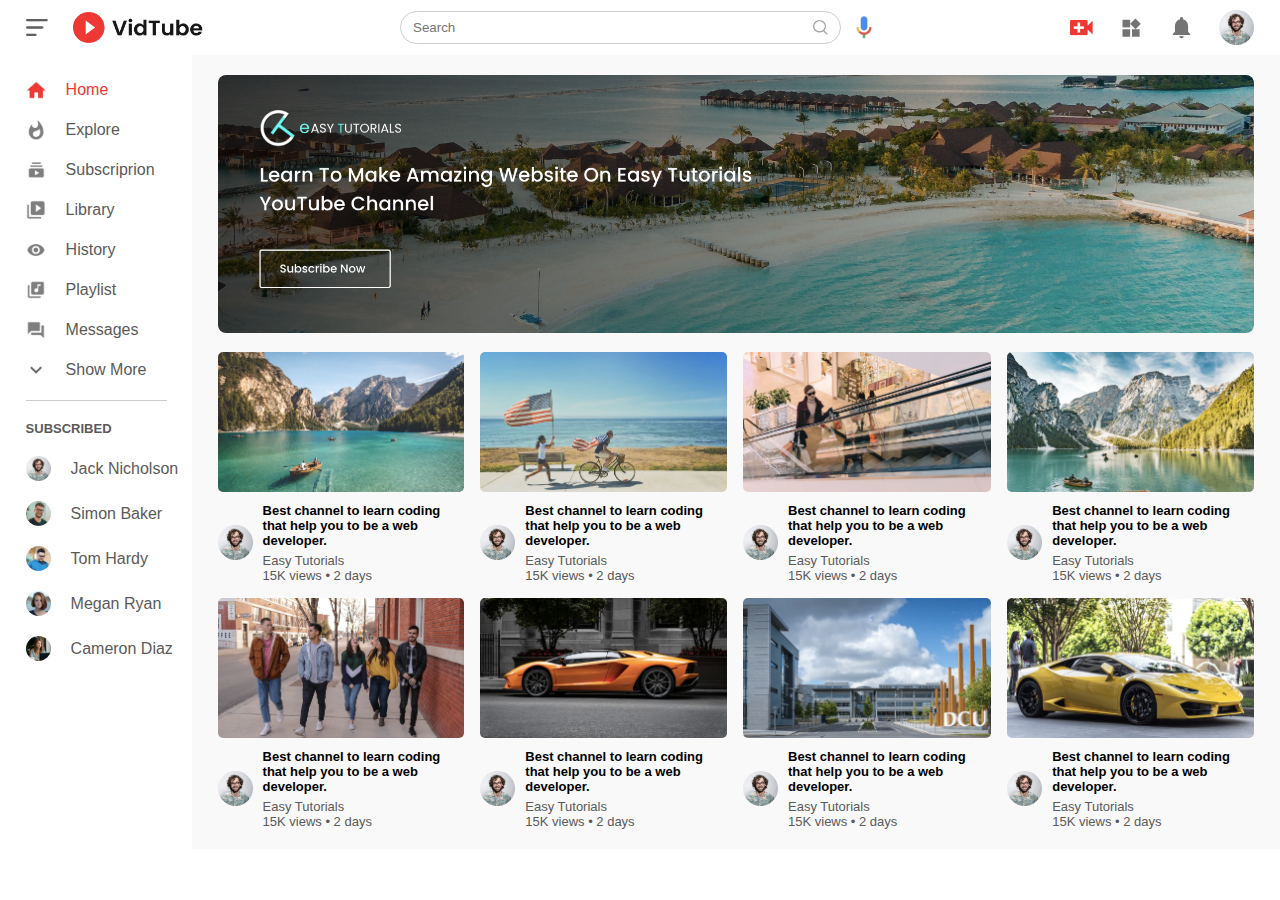
<file: Youtube/index.html>
<!DOCTYPE html>
<html lang="en">
<head>
    <meta charset="UTF-8">
    <meta http-equiv="X-UA-Compatible" content="IE=edge">
    <meta name="viewport" content="width=device-width, initial-scale=1.0">
    <title>Youtube</title>
    <link rel="stylesheet" href="style.css">
    
</head>
<body>
    
    <nav class="flex-div">
        <div class="nav-left flex-div">
            <img src="images/menu.png" alt="" class="menu-icon">
            <img src="images/logo.png" alt="" class="logo">
        </div>

        <div class="nav-middle flex-div">
            <div class="search-box flex-div">
                <input type="text" placeholder="Search">
                <img src="images/search.png" alt="">
            </div>
            <img src="images/voice-search.png" alt="" class="mic-icon">
        </div>

        <div class="nav-right flex-div">
            <img src="images/upload.png" alt="">
            <img src="images/more.png" alt="">
            <img src="images/notification.png" alt="">
            <img src="images/Jack.png" alt="" class="user-icon">
        </div>
    </nav>

    <!-- ---------------sidebar---------------- -->
 
    <div class="sidebar">
        <div class="shortcut-links">
            <a href=""><img src="images/home.png" alt=""><p>Home</p></a>
            <a href=""><img src="images/explore.png" alt=""><p>Explore</p></a>
            <a href=""><img src="images/subscriprion.png" alt=""><p>Subscriprion</p></a>
            <a href=""><img src="images/library.png" alt=""><p>Library</p></a>
            <a href=""><img src="images/history.png" alt=""><p>History</p></a>
            <a href=""><img src="images/playlist.png" alt=""><p>Playlist</p></a>
            <a href=""><img src="images/messages.png" alt=""><p>Messages</p></a>
            <a href=""><img src="images/show-more.png" alt=""><p>Show More</p></a>

            <hr>
         </div>

         <div class="subscribed-list">
            <h3>SUBSCRIBED</h3>
            <a href=""><img src="images/Jack.png" alt=""><p>Jack Nicholson</p></a>
            <a href=""><img src="images/simon.png" alt=""><p>Simon Baker</p></a>
            <a href=""><img src="images/tom.png" alt=""><p>Tom Hardy</p></a>
            <a href=""><img src="images/megan.png" alt=""><p>Megan Ryan</p></a>
            <a href=""><img src="images/cameron.png" alt=""><p>Cameron Diaz</p></a>
         </div>
    </div>


    <!-- -------------------main ----------------- -->

    <div class="container">
        <div class="banner">
            <img src="images/banner.png" alt="">
        </div>

        <div class="list-container">
            <div class="vid-list">
                <a href="play-video.html"><img src="images/thumbnail1.png" alt="" class="thumbnail"></a>
                
                <div class="flex-div">
                    <img src="images/Jack.png" alt="">
                    <div class="vid-info">
                        <a href="play-video.html">Best channel to learn coding that help you to be a web developer.</a>
                        <p>Easy Tutorials</p>
                        <p>15K views &bull; 2 days</p>
                    </div>
                </div>
            </div>
            <div class="vid-list">
                <a href=""><img src="images/thumbnail2.png" alt="" class="thumbnail"></a>
                
                <div class="flex-div">
                    <img src="images/Jack.png" alt="">
                    <div class="vid-info">
                        <a href="">Best channel to learn coding that help you to be a web developer.</a>
                        <p>Easy Tutorials</p>
                        <p>15K views &bull; 2 days</p>
                    </div>
                </div>
            </div>
            <div class="vid-list">
                <a href=""><img src="images/thumbnail3.png" alt="" class="thumbnail"></a>
                
                <div class="flex-div">
                    <img src="images/Jack.png" alt="">
                    <div class="vid-info">
                        <a href="">Best channel to learn coding that help you to be a web developer.</a>
                        <p>Easy Tutorials</p>
                        <p>15K views &bull; 2 days</p>
                    </div>
                </div>
            </div>
            <div class="vid-list">
                <a href=""><img src="images/thumbnail4.png" alt="" class="thumbnail"></a>
                
                <div class="flex-div">
                    <img src="images/Jack.png" alt="">
                    <div class="vid-info">
                        <a href="">Best channel to learn coding that help you to be a web developer.</a>
                        <p>Easy Tutorials</p>
                        <p>15K views &bull; 2 days</p>
                    </div>
                </div>
            </div>
        </div>

        <div class="list-container">
            <div class="vid-list">
                <a href=""><img src="images/thumbnail5.png" alt="" class="thumbnail"></a>
                
                <div class="flex-div">
                    <img src="images/Jack.png" alt="">
                    <div class="vid-info">
                        <a href="">Best channel to learn coding that help you to be a web developer.</a>
                        <p>Easy Tutorials</p>
                        <p>15K views &bull; 2 days</p>
                    </div>
                </div>
            </div>
            <div class="vid-list">
                <a href=""><img src="images/thumbnail6.png" alt="" class="thumbnail"></a>
                
                <div class="flex-div">
                    <img src="images/Jack.png" alt="">
                    <div class="vid-info">
                        <a href="">Best channel to learn coding that help you to be a web developer.</a>
                        <p>Easy Tutorials</p>
                        <p>15K views &bull; 2 days</p>
                    </div>
                </div>
            </div>
            <div class="vid-list">
                <a href=""><img src="images/thumbnail7.png" alt="" class="thumbnail"></a>
                
                <div class="flex-div">
                    <img src="images/Jack.png" alt="">
                    <div class="vid-info">
                        <a href="">Best channel to learn coding that help you to be a web developer.</a>
                        <p>Easy Tutorials</p>
                        <p>15K views &bull; 2 days</p>
                    </div>
                </div>
            </div>
            <div class="vid-list">
                <a href=""><img src="images/thumbnail8.png" alt="" class="thumbnail"></a>
                
                <div class="flex-div">
                    <img src="images/Jack.png" alt="">
                    <div class="vid-info">
                        <a href="">Best channel to learn coding that help you to be a web developer.</a>
                        <p>Easy Tutorials</p>
                        <p>15K views &bull; 2 days</p>
                    </div>
                </div>
            </div>
        </div>
    </div>
    <script src="script.js"></script>
</body>
</html>
</file>
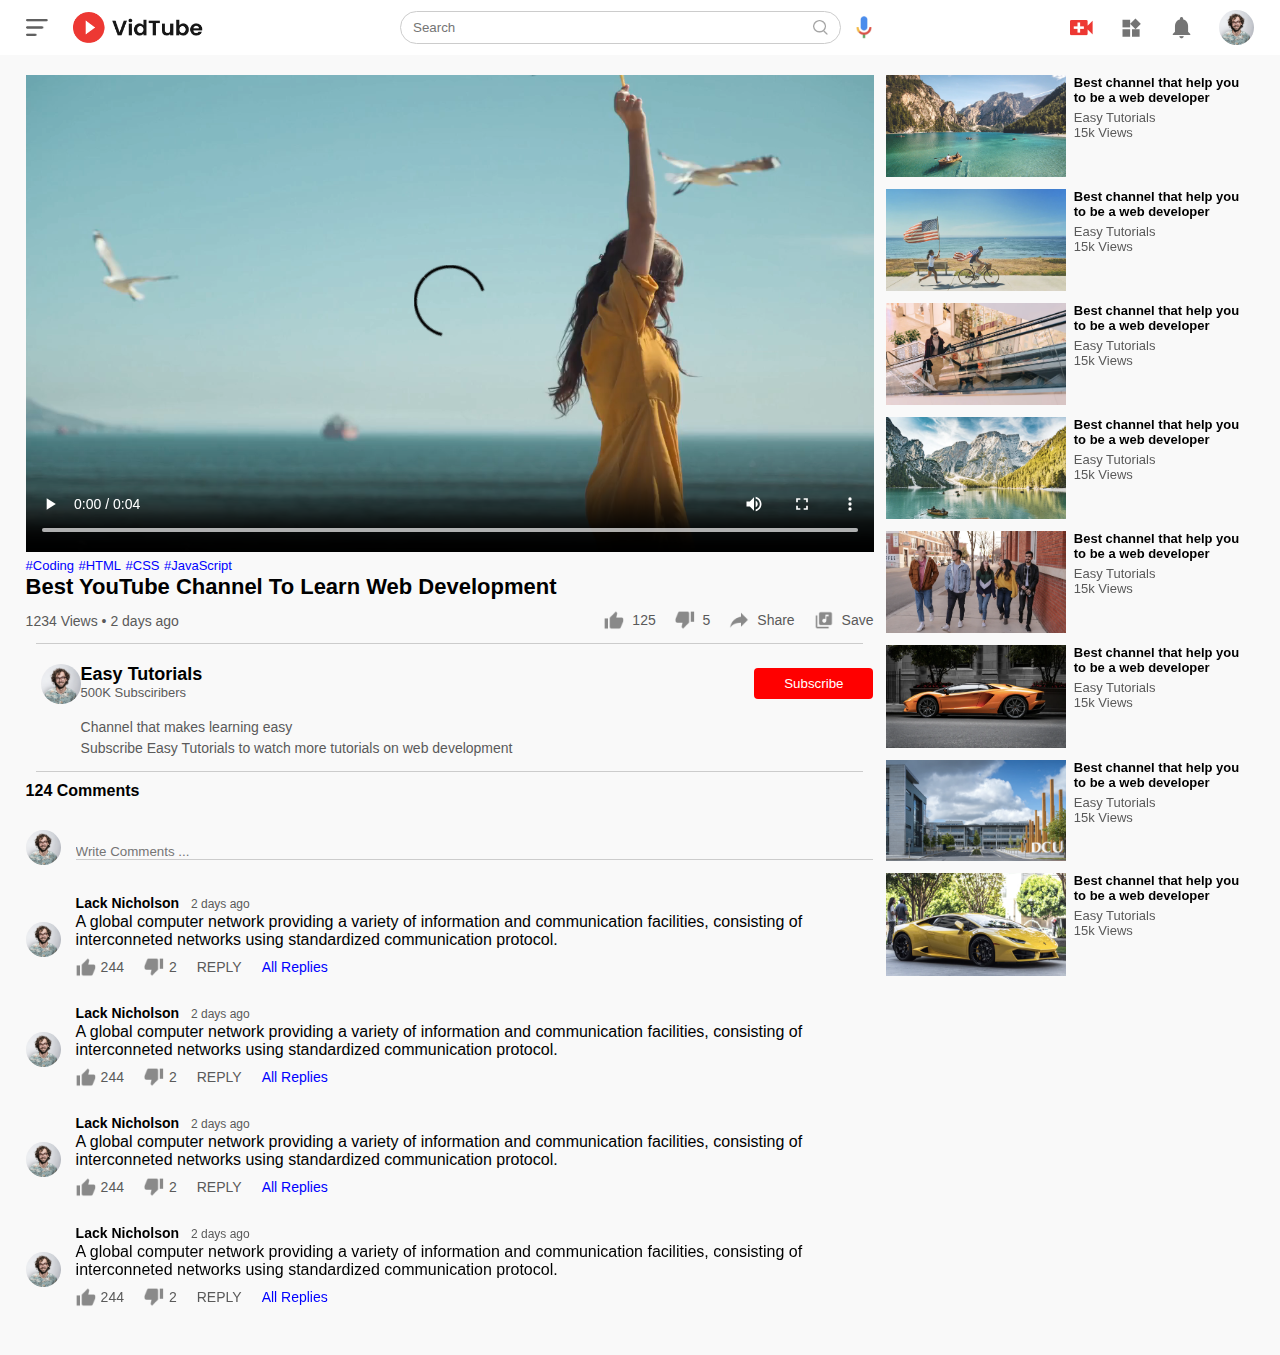
<file: Youtube/play-video.html>
<!DOCTYPE html>
<html lang="en">
<head>
    <meta charset="UTF-8">
    <meta http-equiv="X-UA-Compatible" content="IE=edge">
    <meta name="viewport" content="width=device-width, initial-scale=1.0">
    <title>Youtube</title>

    <link rel="stylesheet" href="style.css">
</head>
<body>

    <nav class="flex-div">
        <div class="nav-left flex-div">
            <img src="images/menu.png" alt="" class="menu-icon">
            <img src="images/logo.png" alt="" class="logo">
        </div>

        <div class="nav-middle flex-div">
            <div class="search-box flex-div">
                <input type="text" placeholder="Search">
                <img src="images/search.png" alt="">
            </div>
            <img src="images/voice-search.png" alt="" class="mic-icon">
        </div>

        <div class="nav-right flex-div">
            <img src="images/upload.png" alt="">
            <img src="images/more.png" alt="">
            <img src="images/notification.png" alt="">
            <img src="images/Jack.png" alt="" class="user-icon">
        </div>
    </nav>


    <div class="container play-container">
        <div class="row">
            <div class="play-video">
                <video controls autoplay>
                    <source src="images/video.mp4" type="video/mp4">
                </video>

                <div class="tags">
                    <a href="">#Coding</a> <a href="">#HTML</a> <a href="">#CSS</a> <a href="">#JavaScript</a>
                </div>

                <h3>Best YouTube Channel To Learn Web Development</h3>
                <div class="play-video-info">
                    <p>1234 Views &bull; 2 days ago</p>
                    <div>
                        <a href=""><img src="images/like.png" alt="">125</a>
                        <a href=""><img src="images/dislike.png" alt="">5</a>
                        <a href=""><img src="images/share.png" alt="">Share</a>
                        <a href=""><img src="images/save.png" alt="">Save</a>
                    </div>
                </div>

                <hr>

                <div class="plublisher">
                    <img src="images/Jack.png" alt="">
                    <div>
                        <p>Easy Tutorials</p>
                        <span>500K Subsciribers</span>
                    </div>
                    <button type="button">Subscribe</button>
                </div> 

                <div class="vid-description">
                    <p>Channel that makes learning easy</p>
                    <p>Subscribe Easy Tutorials to watch more tutorials on web development</p>
                </div>
                <hr>
                <h4>124 Comments</h4>

                <div class="add-comment">
                    <img src="images/Jack.png" alt="">
                    <input type="text" placeholder="Write Comments ...">
                </div>

                <div class="old-comment">
                    <img src="images/Jack.png" alt="">
                    <div>
                        <h3>Lack Nicholson <span>2 days ago</span></h3>
                        <p>A global computer network providing a variety of information and communication facilities, consisting of interconneted networks using standardized communication protocol.</p>
                        <div class="acomment-action">
                            <img src="images/like.png" alt="">
                            <span>244</span>
                            <img src="images/dislike.png" alt="">
                            <span>2</span>
                            <span>REPLY</span>
                            <a href="">All Replies</a>
                        </div>
                    </div>
                </div>

                <div class="old-comment">
                    <img src="images/Jack.png" alt="">
                    <div>
                        <h3>Lack Nicholson <span>2 days ago</span></h3>
                        <p>A global computer network providing a variety of information and communication facilities, consisting of interconneted networks using standardized communication protocol.</p>
                        <div class="acomment-action">
                            <img src="images/like.png" alt="">
                            <span>244</span>
                            <img src="images/dislike.png" alt="">
                            <span>2</span>
                            <span>REPLY</span>
                            <a href="">All Replies</a>
                        </div>
                    </div>
                </div>

                <div class="old-comment">
                    <img src="images/Jack.png" alt="">
                    <div>
                        <h3>Lack Nicholson <span>2 days ago</span></h3>
                        <p>A global computer network providing a variety of information and communication facilities, consisting of interconneted networks using standardized communication protocol.</p>
                        <div class="acomment-action">
                            <img src="images/like.png" alt="">
                            <span>244</span>
                            <img src="images/dislike.png" alt="">
                            <span>2</span>
                            <span>REPLY</span>
                            <a href="">All Replies</a>
                        </div>
                    </div>
                </div>

                <div class="old-comment">
                    <img src="images/Jack.png" alt="">
                    <div>
                        <h3>Lack Nicholson <span>2 days ago</span></h3>
                        <p>A global computer network providing a variety of information and communication facilities, consisting of interconneted networks using standardized communication protocol.</p>
                        <div class="acomment-action">
                            <img src="images/like.png" alt="">
                            <span>244</span>
                            <img src="images/dislike.png" alt="">
                            <span>2</span>
                            <span>REPLY</span>
                            <a href="">All Replies</a>
                        </div>
                    </div>
                </div>
            </div>

            <div class="right-sidebar">

                <div class="side-video-list">
                    <a href="" class="small-thumbnail"><img src="images/thumbnail1.png"></a>
                    
                    <div class="vid-info">
                        <a href="">Best channel that help you to be a web developer</a>
                        <p>Easy Tutorials</p>
                        <p>15k Views</p>
                    </div>
                </div>

                <div class="side-video-list">
                    <a href="" class="small-thumbnail"><img src="images/thumbnail2.png"></a>
                    
                    <div class="vid-info">
                        <a href="">Best channel that help you to be a web developer</a>
                        <p>Easy Tutorials</p>
                        <p>15k Views</p>
                    </div>
                </div>

                <div class="side-video-list">
                    <a href="" class="small-thumbnail"><img src="images/thumbnail3.png"></a>
                    
                    <div class="vid-info">
                        <a href="">Best channel that help you to be a web developer</a>
                        <p>Easy Tutorials</p>
                        <p>15k Views</p>
                    </div>
                </div>

                <div class="side-video-list">
                    <a href="" class="small-thumbnail"><img src="images/thumbnail4.png"></a>
                    
                    <div class="vid-info">
                        <a href="">Best channel that help you to be a web developer</a>
                        <p>Easy Tutorials</p>
                        <p>15k Views</p>
                    </div>
                </div>

                <div class="side-video-list">
                    <a href="" class="small-thumbnail"><img src="images/thumbnail5.png"></a>
                    
                    <div class="vid-info">
                        <a href="">Best channel that help you to be a web developer</a>
                        <p>Easy Tutorials</p>
                        <p>15k Views</p>
                    </div>
                </div>

                <div class="side-video-list">
                    <a href="" class="small-thumbnail"><img src="images/thumbnail6.png"></a>
                    
                    <div class="vid-info">
                        <a href="">Best channel that help you to be a web developer</a>
                        <p>Easy Tutorials</p>
                        <p>15k Views</p>
                    </div>
                </div>

                <div class="side-video-list">
                    <a href="" class="small-thumbnail"><img src="images/thumbnail7.png"></a>
                    
                    <div class="vid-info">
                        <a href="">Best channel that help you to be a web developer</a>
                        <p>Easy Tutorials</p>
                        <p>15k Views</p>
                    </div>
                </div>

                <div class="side-video-list">
                    <a href="" class="small-thumbnail"><img src="images/thumbnail8.png"></a>
                    
                    <div class="vid-info">
                        <a href="">Best channel that help you to be a web developer</a>
                        <p>Easy Tutorials</p>
                        <p>15k Views</p>
                    </div>
                </div>
            </div>
        </div>
    </div>


    <script src="script.js"></script>
    
</body>
</html>
</file>
<file: Youtube/style.css>
*{
    margin: 0;
    padding: 0;
    font-family: sans-serif;
    box-sizing: border-box;
}

a{
    text-decoration: none;
    color: #5a5a5a;
}

img{
    cursor: pointer;
}

.flex-div{
    display: flex;
    align-items: center;
}

nav{
    padding: 10px 2%;
    justify-content: space-between;
    box-shadow: 0 0 10px rgba(0, 0, b0lue, 0.2);
    background: #fff;
    position: sticky;
    top: 0;
    z-index: 10;
}

.nav-right img{
    width: 25px;
    margin-right: 25px;
}

.nav-right .user-icon{
    width: 35px;
    border-radius: 50%;
    margin-right: 0;
}

.nav-left .menu-icon{
    width: 22px;
    margin-right: 25px;
}

.nav-left .logo{
    width: 130px;
}

.nav-middle .mic-icon{
    width: 16px;
}

.nav-middle .search-box{
    border: 1px solid #ccc;
    margin-right: 15px;
    padding: 8px 12px;
    border-radius: 25px;
}

.nav-middle .search-box input{
    width: 400px;
    border: 0;
    outline: 0;
    background: transparent;
}

.nav-middle .search-box img{
    width: 15px;
}

/* ----------------sidebar-------------- */

.sidebar{
    background: #fff;
    width: 15%;
    height: 100vh;
    position: fixed;
    top: 0;
    padding-left: 2%;
    padding-top: 80px;
}

.shortcut-links a img{
    width: 20px;
    margin-right: 20px;
}

.shortcut-links a{
    display: flex;
    align-items: center;
    margin-bottom: 20px;
    width: fit-content;
    flex-wrap: wrap;
}

.shortcut-links a:first-child{
    color: #ed3833;
}

.sidebar hr{
    border: 0;
    height: 1px;
    background: #ccc;
    width: 85%;
}

.subscribed-list h3{
    font-size: 13px;
    margin: 20px 0;
    color: #5a5a5a;
}

.subscribed-list a{
    display: flex;
    align-items: center;
    margin-bottom: 20px;
    width: fit-content;
    flex-wrap: wrap;
}

.subscribed-list a img{
    width: 25px;
    border-radius: 50%;
    margin-right: 20px;
}

.small-sidebar{
    width: 5%;
}

.small-sidebar a p{
    display: none;
}

.small-sidebar h3{
    display: none;
}

.small-sidebar hr{
    width: 50%;
    margin-bottom: 25px;
}

 /* ----------------main----------------- */

.container{
    background: #f9f9f9;
    padding-left: 17%;
    padding-right: 2%;
    padding-top: 20px;
    padding-bottom: 20px;
}

.large-container{
    padding-left: 7%;
}

.banner{
    width: 100%;
}

.banner img{
    width: 100%;
    border-radius: 8px;
}

.list-container{
    display: flex;
    grid-template-columns: repeat(auto-flex , minmax(250px , 1fr));
    grid-column-gap: 16px;
    grid-row-gap: 30px;
    margin-top: 15px;
}

.vid-list .thumbnail{
    width: 100%;
    border-radius: 5px;
}

.vid-list .flex-div{
    align-items: center;
    margin-top: 7px;
}

.vid-list .flex-div img{
    width: 35px;
    margin-right: 10px;
    border-radius: 50%;
}

.vid-info{
    color: #5a5a5a;
    font-size: 13px;
}

.vid-info a{
    color: #000;
    font-weight: 600;
    display: block;
    margin-bottom: 5px;
}

/* -------------play video page------------- */

.play-container{
    padding-left: 2%;
}

.row{
    display: flex;
    justify-content: space-between;
    flex-wrap: wrap;
}

.play-video{
    flex-basis: 69%;
}

.right-sidebar{
    flex-basis: 30%;
}

.play-video video{
    width: 100%;
}

.side-video-list{
    display: flex;
    justify-content: space-between;
    margin-bottom: 8px;
}

.side-video-list img{
    width: 100%;
}

.side-video-list .small-thumbnail{
    flex-basis: 49%;
}

.side-video-list .vid-info{
    flex-basis: 49%;
}

.play-video .tags a{
    color: #0000ff;
    font-size: 13px;
}

.play-video h3{
    font-weight: 600;
    font-size: 22px;
}

.play-video .play-video-info{
    display: flex;
    align-items: center;
    justify-content: space-between;
    flex-wrap: wrap;
    margin-top: 10px;
    font-size: 14px;
    color: #5a5a5a;
}

.play-video .play-video-info a img{
    width: 20px;
    margin-right: 8px;
}

.play-video .play-video-info a{
    display: inline-flex;
    align-items: center;
    margin-left: 15px;
}

.play-video hr{
    border: 0;
    height: 1px;
    background: #ccc;
    margin: 10px;
}

.plublisher{
    display: flex;
    align-items: center;
    margin-top: 20px;
}

.plublisher div{
    flex: 1;
    line-height: 18px;
}

.plublisher img{
    width: 40px;
    border-radius: 50%;
    margin-left: 15px;
}

.plublisher div p{
    color: #000;
    font-weight: 600;
    font-size: 18px;
}

.plublisher div span{
    font-size: 13px;
    color: #5a5a5a;
}

.plublisher button{
    background: red;
    color: #fff;
    padding: 8px 30px;
    border: 0;
    outline: 0;
    border-radius: 4px;
}

.vid-description{
    padding-left: 55px;
    margin: 15px 0;
}

.vid-description p{
    font-size: 14px;
    margin-bottom: 5px;
    color: #5a5a5a;
}

.add-comment{
    display: flex;
    align-items: center;
    margin: 30px 0;
}

.add-comment img{
    width: 35px;
    border-radius: 50%;
    margin-right: 15px;
}

.add-comment input{
    border: 0;
    outline: 0;
    border-bottom: 1px solid #ccc;
    width: 100%;
    padding-top: 10px;
    background: transparent;
}

.old-comment{
    display: flex;
    align-items: center;
    margin: 20px 0;
}

.old-comment img{
    width: 35px;
    border-radius: 50%;
    margin-right: 15px;
}

.old-comment h3{
    font-size: 14px;
    margin-bottom: 2px;
}

.old-comment h3 span{
    font-size: 12px;
    color: #5a5a5a;
    font-weight: 500;
    margin-left: 8px;
}

.old-comment .acomment-action{
    display: flex;
    align-items: center;
    margin: 8px 0;
    font-size: 14px;
}

.old-comment .acomment-action img{
    border-radius: 0;
    width: 20px;
    margin-right: 5px;
}

.old-comment .acomment-action span{
    margin-right: 20px;
    color: #5a5a5a;
}

.old-comment .acomment-action a{
    color: #0000ff;
}
</file>
